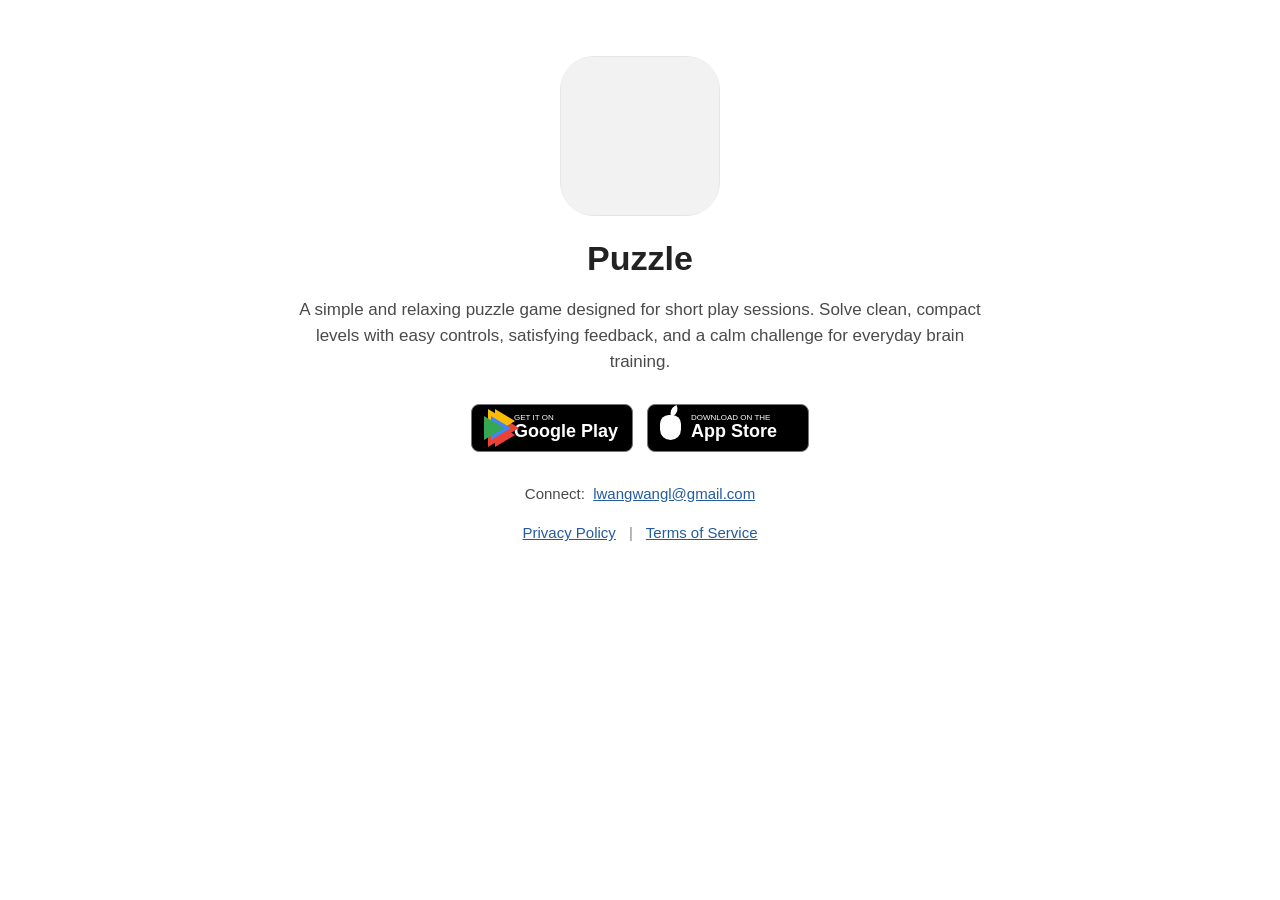
<file: puzzle/index.html>
<!doctype html>
<html lang="en">
<head>
  <meta charset="utf-8">
  <meta name="viewport" content="width=device-width, initial-scale=1">
  <title>Puzzle</title>
  <meta name="description" content="Puzzle is a casual puzzle game for quick and relaxing play sessions.">
  <link rel="stylesheet" href="./styles.css">
</head>
<body>
  <main class="home">
    <img class="app-icon" src="./icon-placeholder.svg" alt="Puzzle">

    <h1>Puzzle</h1>

    <p class="description">
      A simple and relaxing puzzle game designed for short play sessions. Solve clean,
      compact levels with easy controls, satisfying feedback, and a calm challenge for
      everyday brain training.
    </p>

    <div class="store-links" aria-label="Store links">
      <a class="store-badge google-play" href="https://play.google.com/store" target="_blank" rel="noopener" aria-label="Get it on Google Play">
        <span class="badge-mark" aria-hidden="true"></span>
        <span>
          <small>GET IT ON</small>
          <strong>Google Play</strong>
        </span>
      </a>
      <a class="store-badge app-store" href="https://apps.apple.com/" target="_blank" rel="noopener" aria-label="Download on the App Store">
        <span class="apple-mark" aria-hidden="true"></span>
        <span>
          <small>Download on the</small>
          <strong>App Store</strong>
        </span>
      </a>
    </div>

    <p class="contact">
      Connect:&nbsp;&nbsp;<a href="mailto:lwangwangl@gmail.com">lwangwangl@gmail.com</a>
    </p>

    <p class="legal-links">
      <a href="./policy.html">Privacy Policy</a>
      <span>|</span>
      <a href="./termsofservice.html">Terms of Service</a>
    </p>
  </main>
</body>
</html>
</file>
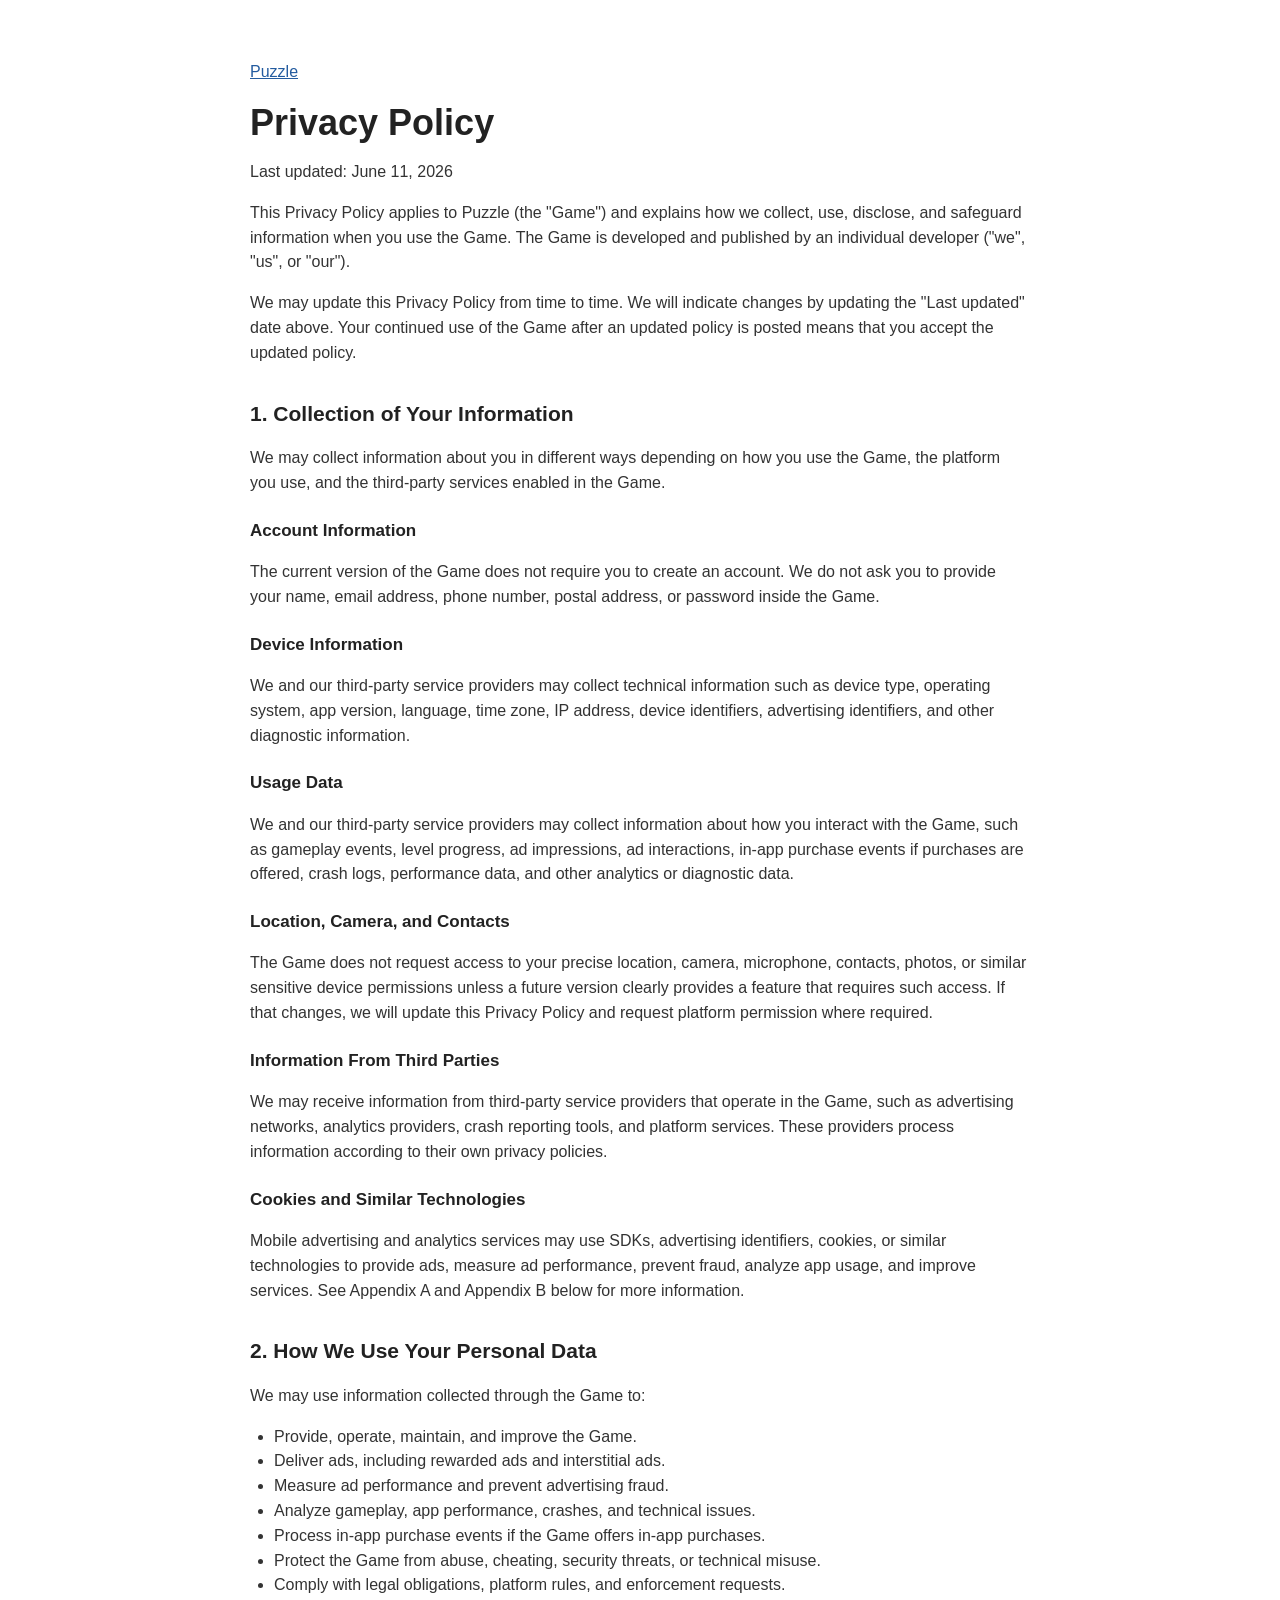
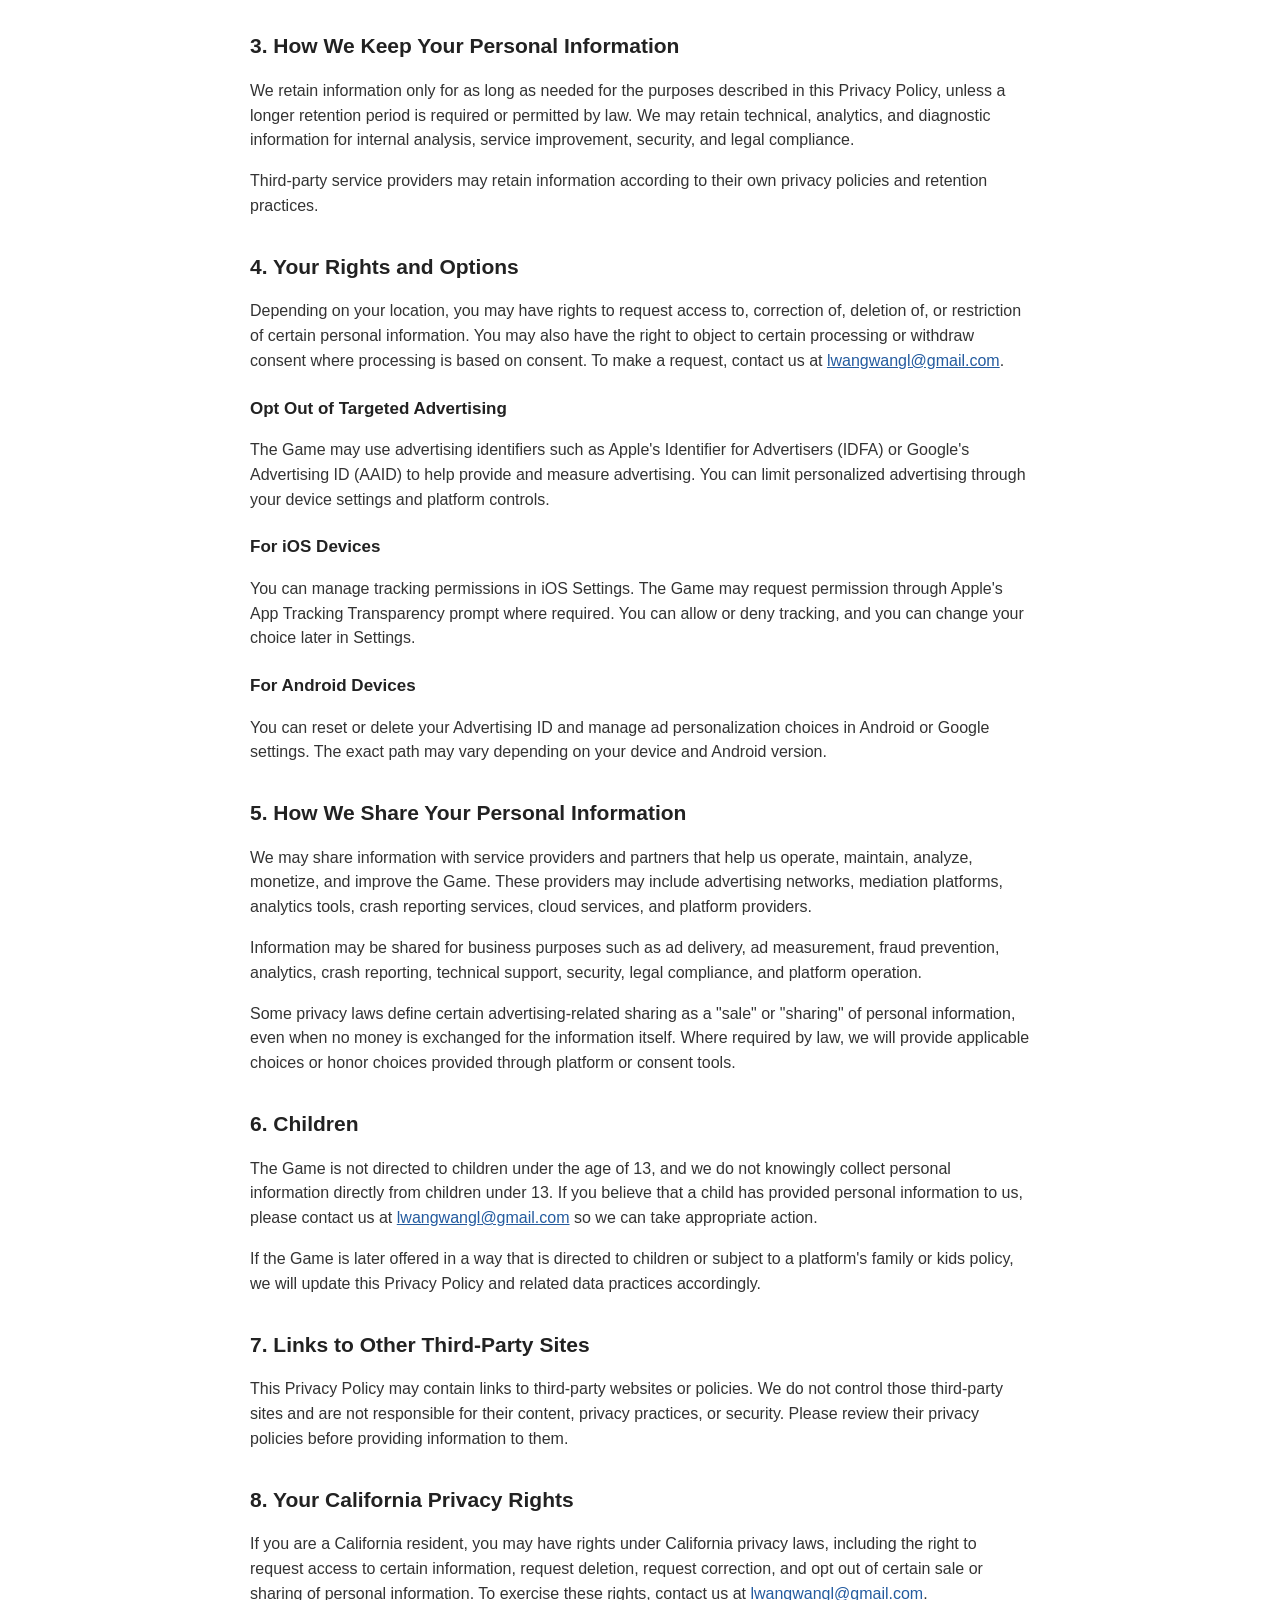
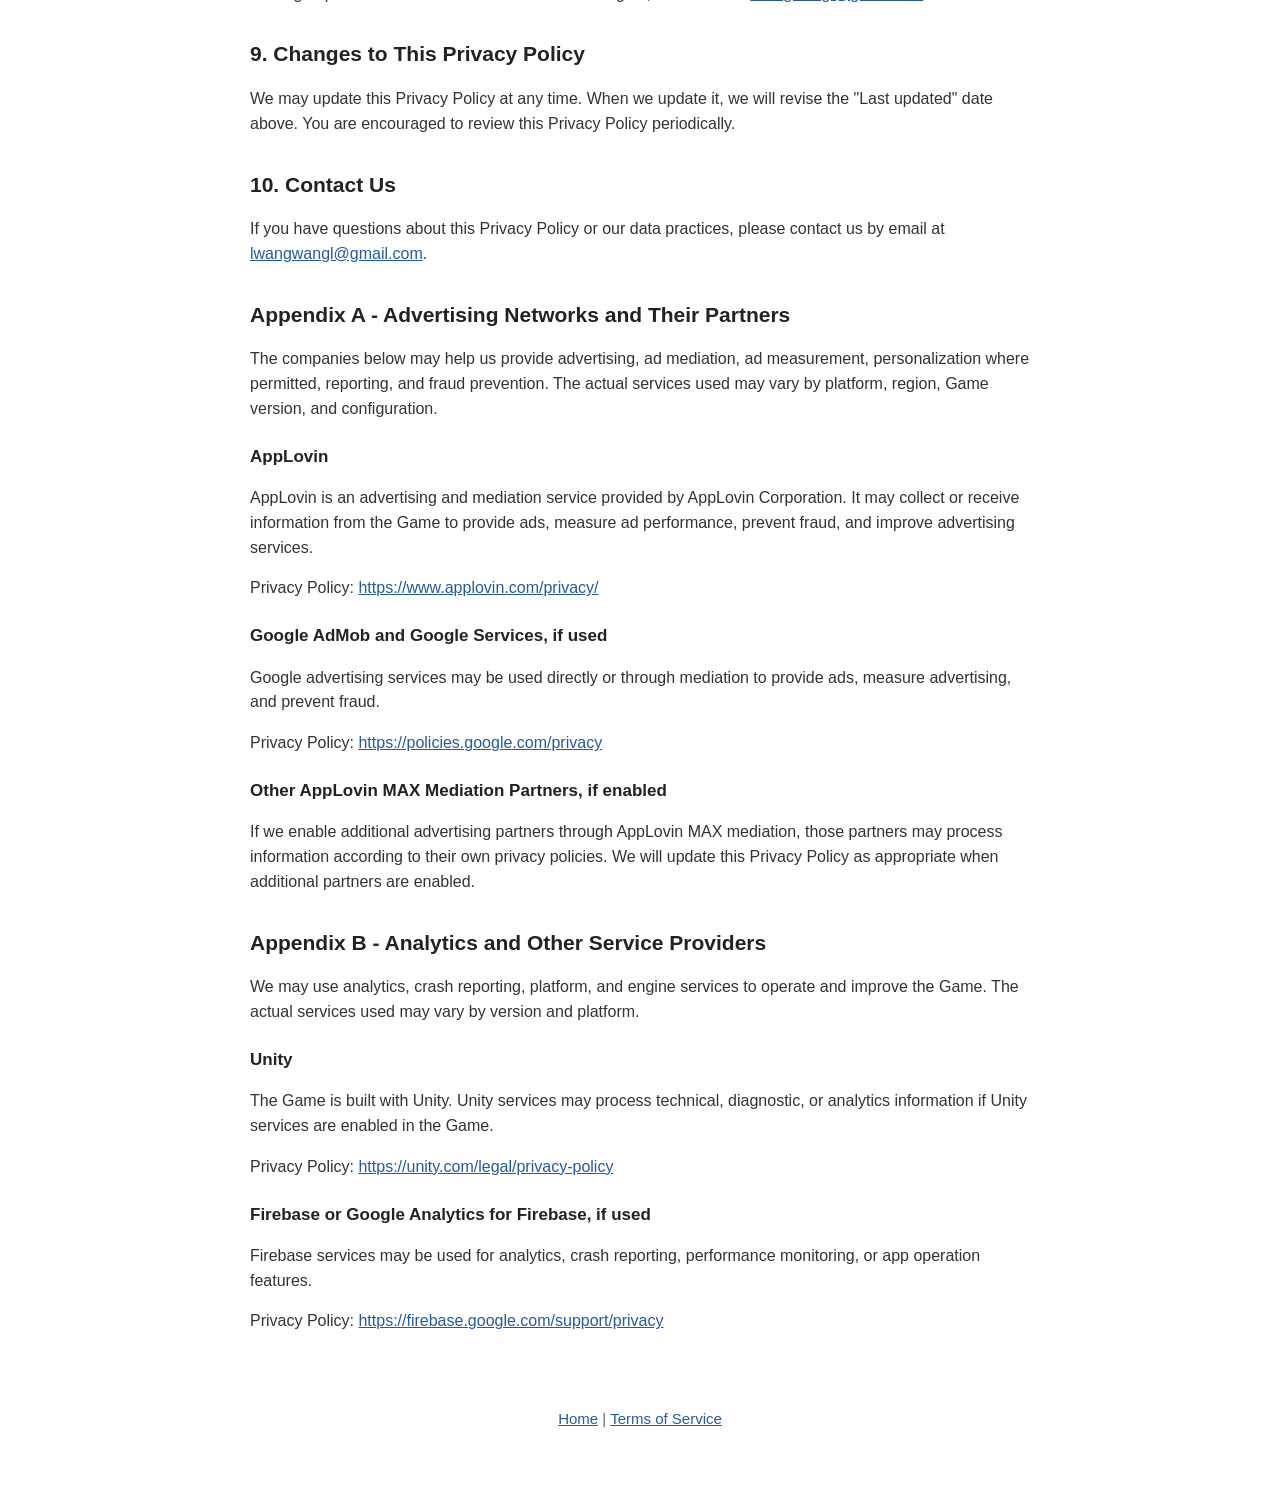
<file: puzzle/policy.html>
<!doctype html>
<html lang="en">
<head>
  <meta charset="utf-8">
  <meta name="viewport" content="width=device-width, initial-scale=1">
  <title>Privacy Policy - Puzzle</title>
  <meta name="description" content="Privacy Policy for Puzzle.">
  <link rel="stylesheet" href="./styles.css">
</head>
<body>
  <main class="page document">
    <p class="breadcrumb"><a href="./">Puzzle</a></p>
    <h1>Privacy Policy</h1>
    <p class="updated">Last updated: June 11, 2026</p>

    <p>
      This Privacy Policy applies to Puzzle (the "Game") and explains how we collect, use,
      disclose, and safeguard information when you use the Game. The Game is developed and
      published by an individual developer ("we", "us", or "our").
    </p>
    <p>
      We may update this Privacy Policy from time to time. We will indicate changes by updating
      the "Last updated" date above. Your continued use of the Game after an updated policy is
      posted means that you accept the updated policy.
    </p>

    <h2>1. Collection of Your Information</h2>
    <p>
      We may collect information about you in different ways depending on how you use the Game,
      the platform you use, and the third-party services enabled in the Game.
    </p>

    <h3>Account Information</h3>
    <p>
      The current version of the Game does not require you to create an account. We do not ask
      you to provide your name, email address, phone number, postal address, or password inside
      the Game.
    </p>

    <h3>Device Information</h3>
    <p>
      We and our third-party service providers may collect technical information such as device
      type, operating system, app version, language, time zone, IP address, device identifiers,
      advertising identifiers, and other diagnostic information.
    </p>

    <h3>Usage Data</h3>
    <p>
      We and our third-party service providers may collect information about how you interact
      with the Game, such as gameplay events, level progress, ad impressions, ad interactions,
      in-app purchase events if purchases are offered, crash logs, performance data, and other
      analytics or diagnostic data.
    </p>

    <h3>Location, Camera, and Contacts</h3>
    <p>
      The Game does not request access to your precise location, camera, microphone, contacts,
      photos, or similar sensitive device permissions unless a future version clearly provides
      a feature that requires such access. If that changes, we will update this Privacy Policy
      and request platform permission where required.
    </p>

    <h3>Information From Third Parties</h3>
    <p>
      We may receive information from third-party service providers that operate in the Game,
      such as advertising networks, analytics providers, crash reporting tools, and platform
      services. These providers process information according to their own privacy policies.
    </p>

    <h3>Cookies and Similar Technologies</h3>
    <p>
      Mobile advertising and analytics services may use SDKs, advertising identifiers, cookies,
      or similar technologies to provide ads, measure ad performance, prevent fraud, analyze
      app usage, and improve services. See Appendix A and Appendix B below for more information.
    </p>

    <h2>2. How We Use Your Personal Data</h2>
    <p>We may use information collected through the Game to:</p>
    <ul>
      <li>Provide, operate, maintain, and improve the Game.</li>
      <li>Deliver ads, including rewarded ads and interstitial ads.</li>
      <li>Measure ad performance and prevent advertising fraud.</li>
      <li>Analyze gameplay, app performance, crashes, and technical issues.</li>
      <li>Process in-app purchase events if the Game offers in-app purchases.</li>
      <li>Protect the Game from abuse, cheating, security threats, or technical misuse.</li>
      <li>Comply with legal obligations, platform rules, and enforcement requests.</li>
    </ul>

    <h2>3. How We Keep Your Personal Information</h2>
    <p>
      We retain information only for as long as needed for the purposes described in this
      Privacy Policy, unless a longer retention period is required or permitted by law. We may
      retain technical, analytics, and diagnostic information for internal analysis, service
      improvement, security, and legal compliance.
    </p>
    <p>
      Third-party service providers may retain information according to their own privacy
      policies and retention practices.
    </p>

    <h2>4. Your Rights and Options</h2>
    <p>
      Depending on your location, you may have rights to request access to, correction of,
      deletion of, or restriction of certain personal information. You may also have the right
      to object to certain processing or withdraw consent where processing is based on consent.
      To make a request, contact us at
      <a href="mailto:lwangwangl@gmail.com">lwangwangl@gmail.com</a>.
    </p>

    <h3>Opt Out of Targeted Advertising</h3>
    <p>
      The Game may use advertising identifiers such as Apple's Identifier for Advertisers
      (IDFA) or Google's Advertising ID (AAID) to help provide and measure advertising. You can
      limit personalized advertising through your device settings and platform controls.
    </p>

    <h3>For iOS Devices</h3>
    <p>
      You can manage tracking permissions in iOS Settings. The Game may request permission
      through Apple's App Tracking Transparency prompt where required. You can allow or deny
      tracking, and you can change your choice later in Settings.
    </p>

    <h3>For Android Devices</h3>
    <p>
      You can reset or delete your Advertising ID and manage ad personalization choices in
      Android or Google settings. The exact path may vary depending on your device and Android
      version.
    </p>

    <h2>5. How We Share Your Personal Information</h2>
    <p>
      We may share information with service providers and partners that help us operate,
      maintain, analyze, monetize, and improve the Game. These providers may include advertising
      networks, mediation platforms, analytics tools, crash reporting services, cloud services,
      and platform providers.
    </p>
    <p>
      Information may be shared for business purposes such as ad delivery, ad measurement,
      fraud prevention, analytics, crash reporting, technical support, security, legal
      compliance, and platform operation.
    </p>
    <p>
      Some privacy laws define certain advertising-related sharing as a "sale" or "sharing" of
      personal information, even when no money is exchanged for the information itself. Where
      required by law, we will provide applicable choices or honor choices provided through
      platform or consent tools.
    </p>

    <h2>6. Children</h2>
    <p>
      The Game is not directed to children under the age of 13, and we do not knowingly collect
      personal information directly from children under 13. If you believe that a child has
      provided personal information to us, please contact us at
      <a href="mailto:lwangwangl@gmail.com">lwangwangl@gmail.com</a> so we can take appropriate
      action.
    </p>
    <p>
      If the Game is later offered in a way that is directed to children or subject to a
      platform's family or kids policy, we will update this Privacy Policy and related data
      practices accordingly.
    </p>

    <h2>7. Links to Other Third-Party Sites</h2>
    <p>
      This Privacy Policy may contain links to third-party websites or policies. We do not
      control those third-party sites and are not responsible for their content, privacy
      practices, or security. Please review their privacy policies before providing information
      to them.
    </p>

    <h2>8. Your California Privacy Rights</h2>
    <p>
      If you are a California resident, you may have rights under California privacy laws,
      including the right to request access to certain information, request deletion, request
      correction, and opt out of certain sale or sharing of personal information. To exercise
      these rights, contact us at
      <a href="mailto:lwangwangl@gmail.com">lwangwangl@gmail.com</a>.
    </p>

    <h2>9. Changes to This Privacy Policy</h2>
    <p>
      We may update this Privacy Policy at any time. When we update it, we will revise the
      "Last updated" date above. You are encouraged to review this Privacy Policy periodically.
    </p>

    <h2>10. Contact Us</h2>
    <p>
      If you have questions about this Privacy Policy or our data practices, please contact us
      by email at <a href="mailto:lwangwangl@gmail.com">lwangwangl@gmail.com</a>.
    </p>

    <h2>Appendix A - Advertising Networks and Their Partners</h2>
    <p>
      The companies below may help us provide advertising, ad mediation, ad measurement,
      personalization where permitted, reporting, and fraud prevention. The actual services used
      may vary by platform, region, Game version, and configuration.
    </p>

    <h3>AppLovin</h3>
    <p>
      AppLovin is an advertising and mediation service provided by AppLovin Corporation. It may
      collect or receive information from the Game to provide ads, measure ad performance,
      prevent fraud, and improve advertising services.
    </p>
    <p>
      Privacy Policy:
      <a href="https://www.applovin.com/privacy/" rel="noopener">https://www.applovin.com/privacy/</a>
    </p>

    <h3>Google AdMob and Google Services, if used</h3>
    <p>
      Google advertising services may be used directly or through mediation to provide ads,
      measure advertising, and prevent fraud.
    </p>
    <p>
      Privacy Policy:
      <a href="https://policies.google.com/privacy" rel="noopener">https://policies.google.com/privacy</a>
    </p>

    <h3>Other AppLovin MAX Mediation Partners, if enabled</h3>
    <p>
      If we enable additional advertising partners through AppLovin MAX mediation, those
      partners may process information according to their own privacy policies. We will update
      this Privacy Policy as appropriate when additional partners are enabled.
    </p>

    <h2>Appendix B - Analytics and Other Service Providers</h2>
    <p>
      We may use analytics, crash reporting, platform, and engine services to operate and
      improve the Game. The actual services used may vary by version and platform.
    </p>

    <h3>Unity</h3>
    <p>
      The Game is built with Unity. Unity services may process technical, diagnostic, or
      analytics information if Unity services are enabled in the Game.
    </p>
    <p>
      Privacy Policy:
      <a href="https://unity.com/legal/privacy-policy" rel="noopener">https://unity.com/legal/privacy-policy</a>
    </p>

    <h3>Firebase or Google Analytics for Firebase, if used</h3>
    <p>
      Firebase services may be used for analytics, crash reporting, performance monitoring, or
      app operation features.
    </p>
    <p>
      Privacy Policy:
      <a href="https://firebase.google.com/support/privacy" rel="noopener">https://firebase.google.com/support/privacy</a>
    </p>
  </main>

  <footer class="footer">
    <p><a href="./">Home</a> <span aria-hidden="true">|</span> <a href="./termsofservice.html">Terms of Service</a></p>
  </footer>
</body>
</html>
</file>
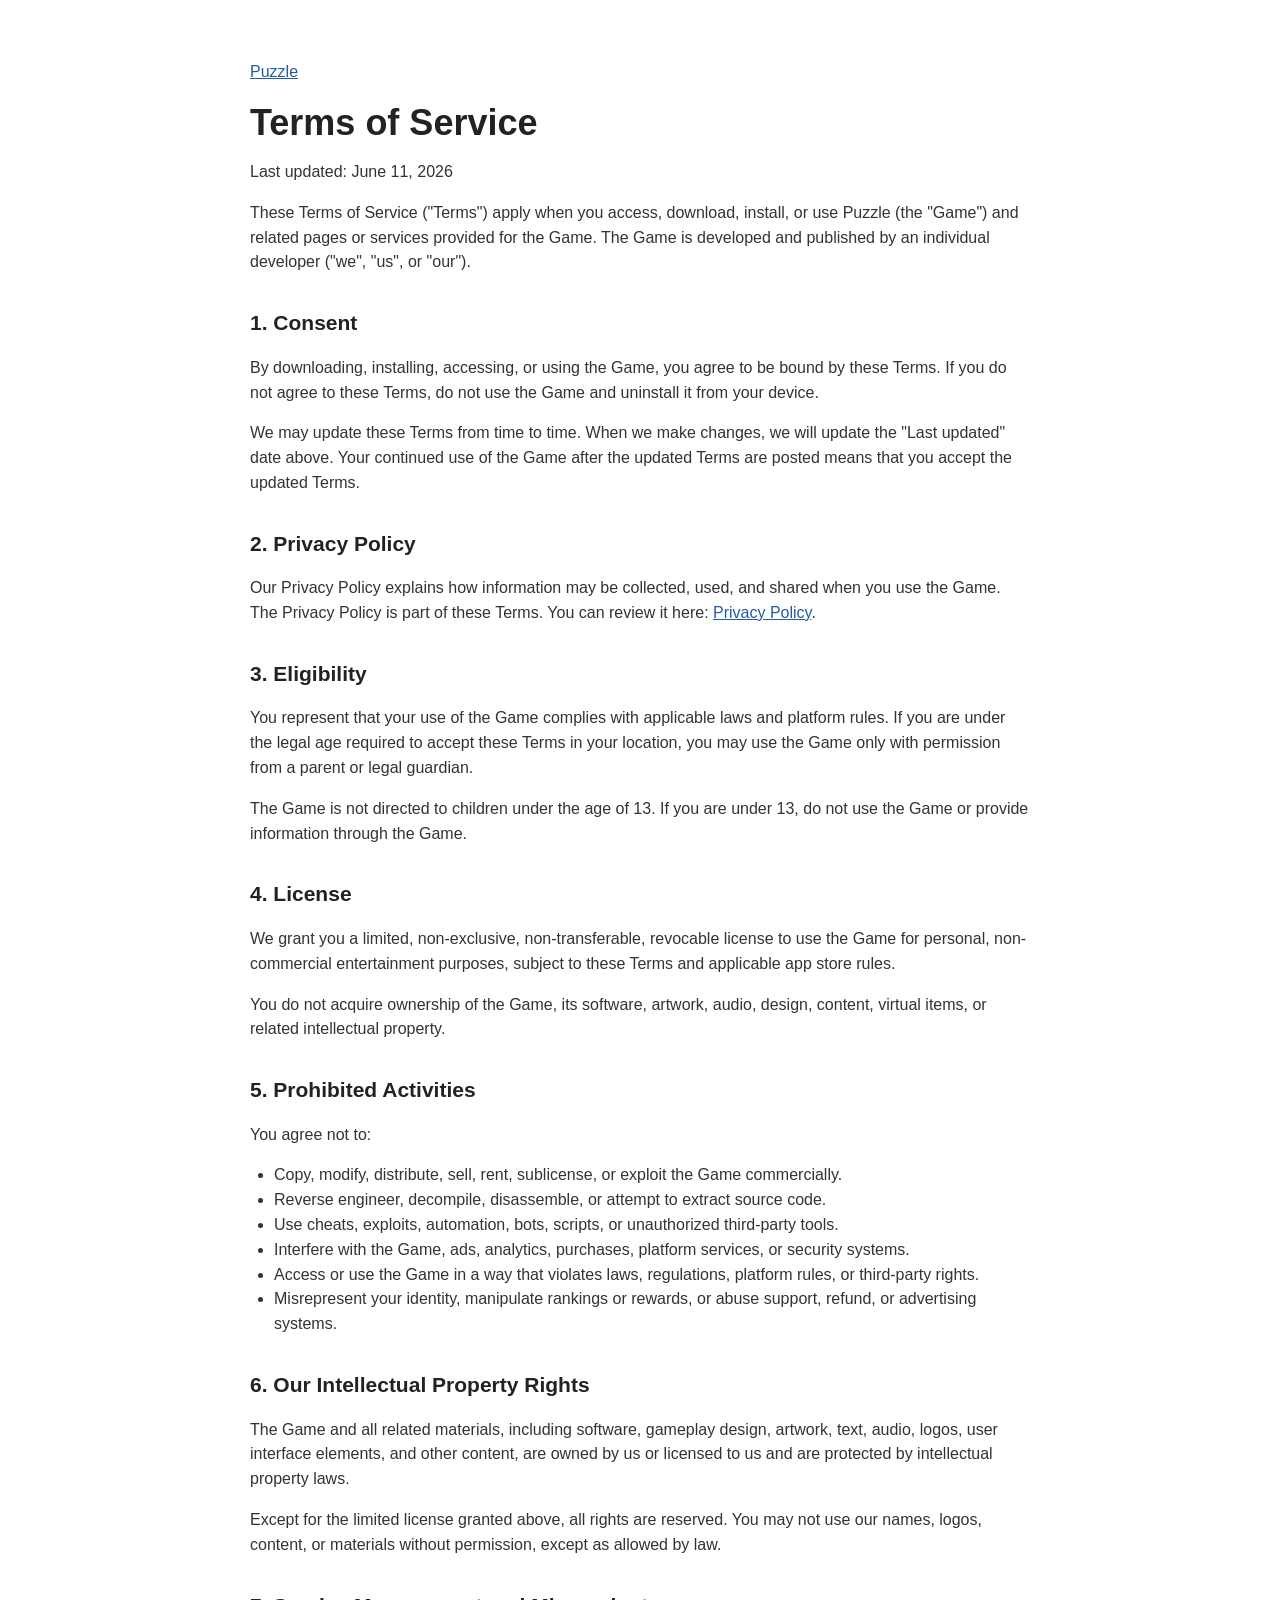
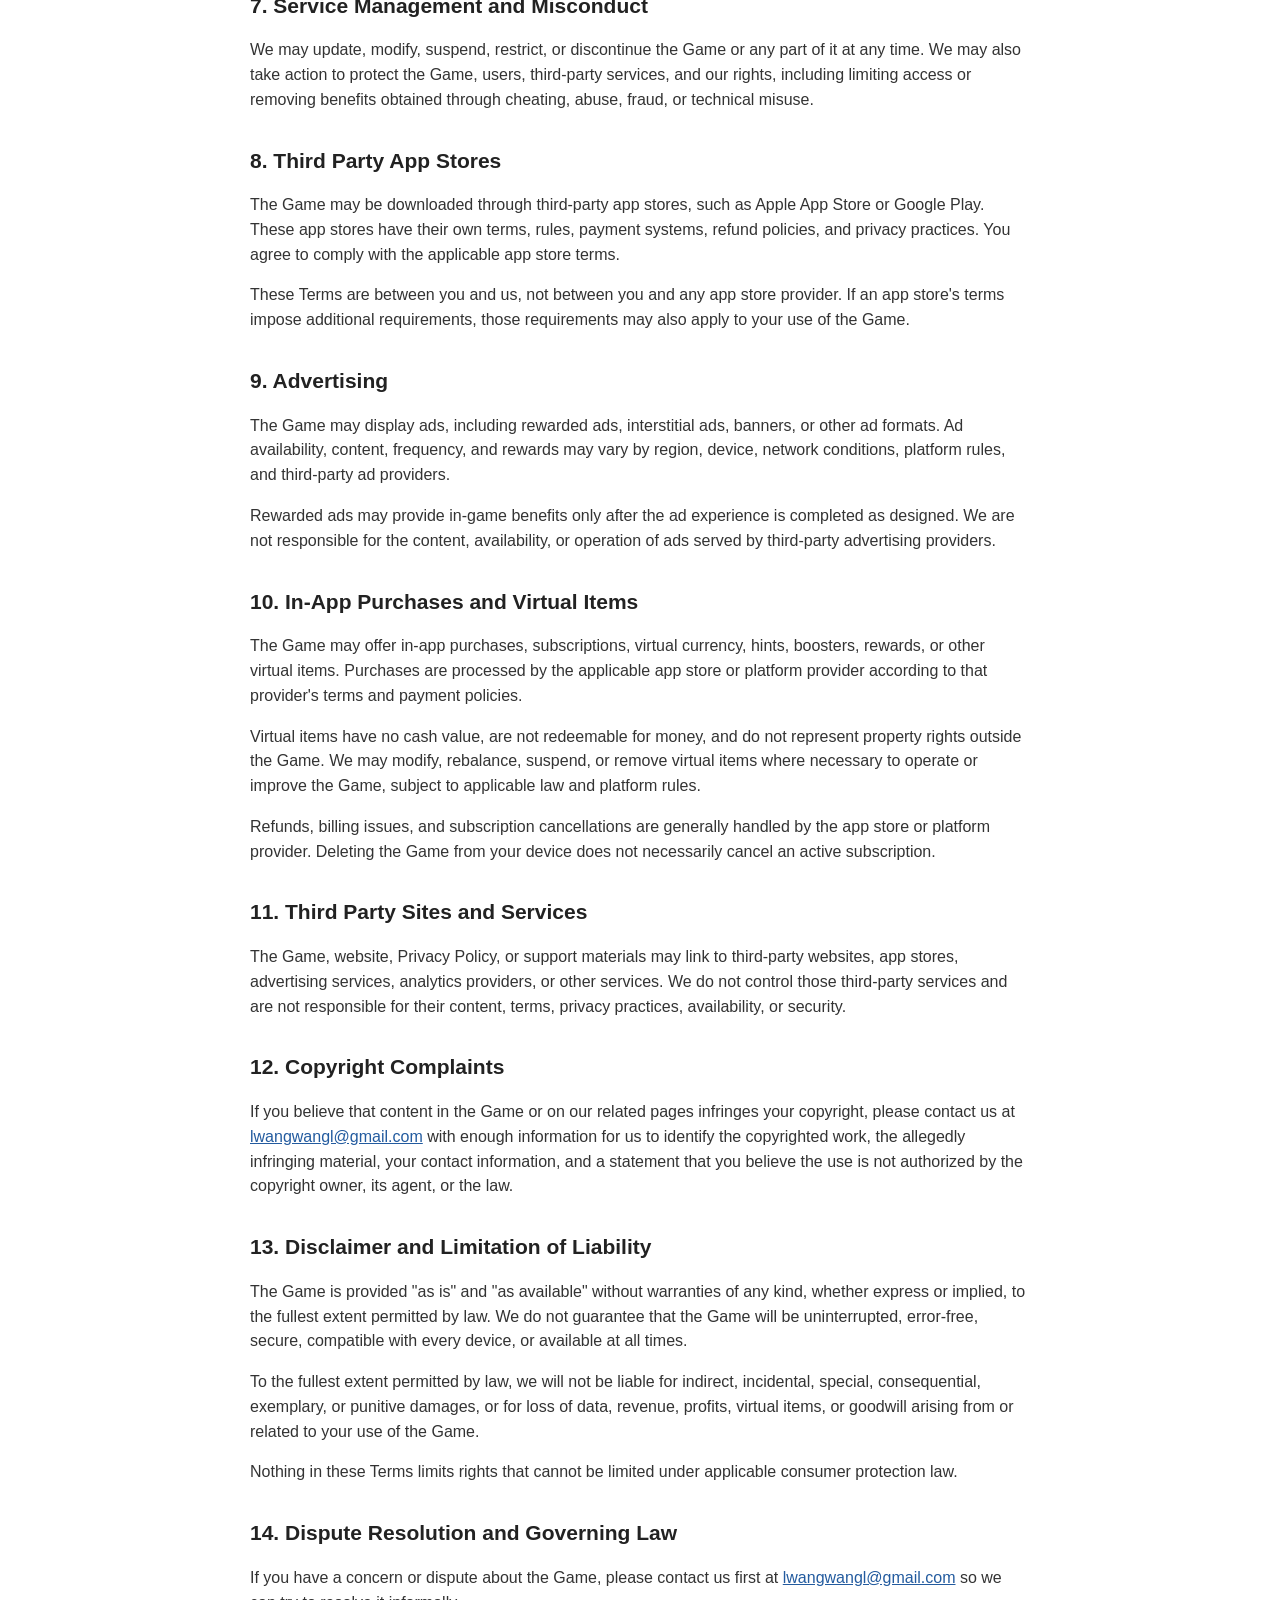
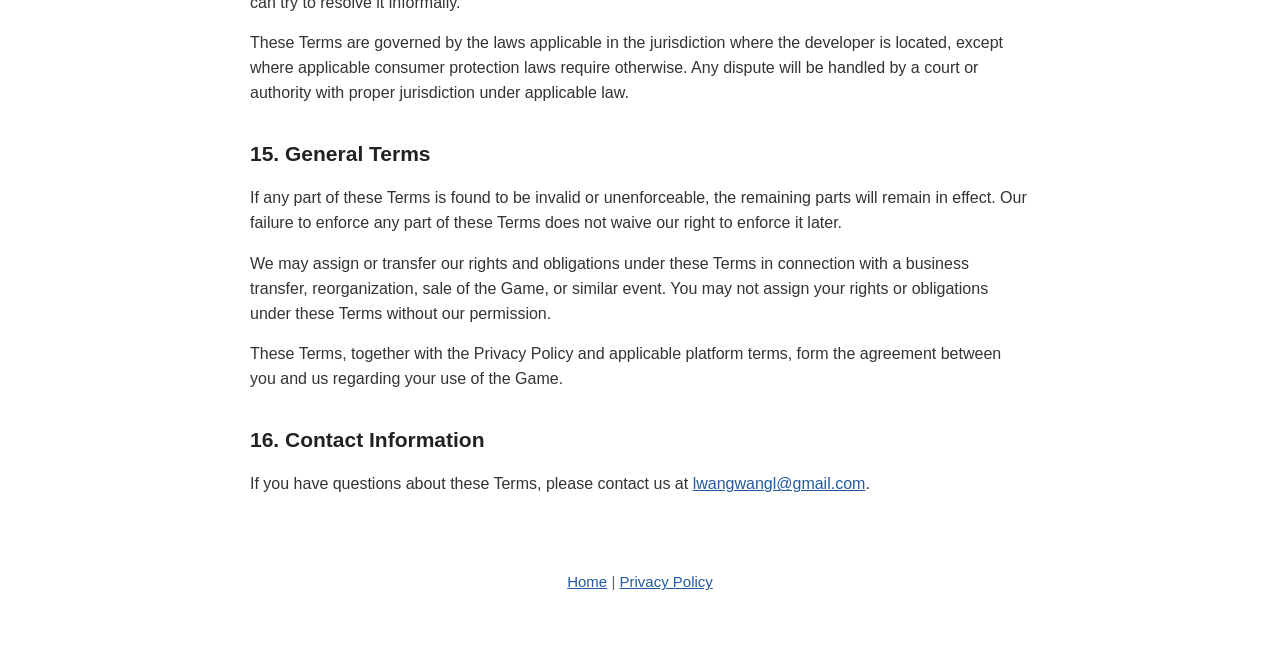
<file: puzzle/termsofservice.html>
<!doctype html>
<html lang="en">
<head>
  <meta charset="utf-8">
  <meta name="viewport" content="width=device-width, initial-scale=1">
  <title>Terms of Service - Puzzle</title>
  <meta name="description" content="Terms of Service for Puzzle.">
  <link rel="stylesheet" href="./styles.css">
</head>
<body>
  <main class="page document">
    <p class="breadcrumb"><a href="./">Puzzle</a></p>
    <h1>Terms of Service</h1>
    <p class="updated">Last updated: June 11, 2026</p>

    <p>
      These Terms of Service ("Terms") apply when you access, download, install, or use Puzzle
      (the "Game") and related pages or services provided for the Game. The Game is developed
      and published by an individual developer ("we", "us", or "our").
    </p>

    <h2>1. Consent</h2>
    <p>
      By downloading, installing, accessing, or using the Game, you agree to be bound by these
      Terms. If you do not agree to these Terms, do not use the Game and uninstall it from your
      device.
    </p>
    <p>
      We may update these Terms from time to time. When we make changes, we will update the
      "Last updated" date above. Your continued use of the Game after the updated Terms are
      posted means that you accept the updated Terms.
    </p>

    <h2>2. Privacy Policy</h2>
    <p>
      Our Privacy Policy explains how information may be collected, used, and shared when you
      use the Game. The Privacy Policy is part of these Terms. You can review it here:
      <a href="./policy.html">Privacy Policy</a>.
    </p>

    <h2>3. Eligibility</h2>
    <p>
      You represent that your use of the Game complies with applicable laws and platform rules.
      If you are under the legal age required to accept these Terms in your location, you may
      use the Game only with permission from a parent or legal guardian.
    </p>
    <p>
      The Game is not directed to children under the age of 13. If you are under 13, do not use
      the Game or provide information through the Game.
    </p>

    <h2>4. License</h2>
    <p>
      We grant you a limited, non-exclusive, non-transferable, revocable license to use the Game
      for personal, non-commercial entertainment purposes, subject to these Terms and applicable
      app store rules.
    </p>
    <p>
      You do not acquire ownership of the Game, its software, artwork, audio, design, content,
      virtual items, or related intellectual property.
    </p>

    <h2>5. Prohibited Activities</h2>
    <p>You agree not to:</p>
    <ul>
      <li>Copy, modify, distribute, sell, rent, sublicense, or exploit the Game commercially.</li>
      <li>Reverse engineer, decompile, disassemble, or attempt to extract source code.</li>
      <li>Use cheats, exploits, automation, bots, scripts, or unauthorized third-party tools.</li>
      <li>Interfere with the Game, ads, analytics, purchases, platform services, or security systems.</li>
      <li>Access or use the Game in a way that violates laws, regulations, platform rules, or third-party rights.</li>
      <li>Misrepresent your identity, manipulate rankings or rewards, or abuse support, refund, or advertising systems.</li>
    </ul>

    <h2>6. Our Intellectual Property Rights</h2>
    <p>
      The Game and all related materials, including software, gameplay design, artwork, text,
      audio, logos, user interface elements, and other content, are owned by us or licensed to
      us and are protected by intellectual property laws.
    </p>
    <p>
      Except for the limited license granted above, all rights are reserved. You may not use our
      names, logos, content, or materials without permission, except as allowed by law.
    </p>

    <h2>7. Service Management and Misconduct</h2>
    <p>
      We may update, modify, suspend, restrict, or discontinue the Game or any part of it at any
      time. We may also take action to protect the Game, users, third-party services, and our
      rights, including limiting access or removing benefits obtained through cheating, abuse,
      fraud, or technical misuse.
    </p>

    <h2>8. Third Party App Stores</h2>
    <p>
      The Game may be downloaded through third-party app stores, such as Apple App Store or
      Google Play. These app stores have their own terms, rules, payment systems, refund
      policies, and privacy practices. You agree to comply with the applicable app store terms.
    </p>
    <p>
      These Terms are between you and us, not between you and any app store provider. If an app
      store's terms impose additional requirements, those requirements may also apply to your
      use of the Game.
    </p>

    <h2>9. Advertising</h2>
    <p>
      The Game may display ads, including rewarded ads, interstitial ads, banners, or other ad
      formats. Ad availability, content, frequency, and rewards may vary by region, device,
      network conditions, platform rules, and third-party ad providers.
    </p>
    <p>
      Rewarded ads may provide in-game benefits only after the ad experience is completed as
      designed. We are not responsible for the content, availability, or operation of ads served
      by third-party advertising providers.
    </p>

    <h2>10. In-App Purchases and Virtual Items</h2>
    <p>
      The Game may offer in-app purchases, subscriptions, virtual currency, hints, boosters,
      rewards, or other virtual items. Purchases are processed by the applicable app store or
      platform provider according to that provider's terms and payment policies.
    </p>
    <p>
      Virtual items have no cash value, are not redeemable for money, and do not represent
      property rights outside the Game. We may modify, rebalance, suspend, or remove virtual
      items where necessary to operate or improve the Game, subject to applicable law and
      platform rules.
    </p>
    <p>
      Refunds, billing issues, and subscription cancellations are generally handled by the app
      store or platform provider. Deleting the Game from your device does not necessarily cancel
      an active subscription.
    </p>

    <h2>11. Third Party Sites and Services</h2>
    <p>
      The Game, website, Privacy Policy, or support materials may link to third-party websites,
      app stores, advertising services, analytics providers, or other services. We do not
      control those third-party services and are not responsible for their content, terms,
      privacy practices, availability, or security.
    </p>

    <h2>12. Copyright Complaints</h2>
    <p>
      If you believe that content in the Game or on our related pages infringes your copyright,
      please contact us at <a href="mailto:lwangwangl@gmail.com">lwangwangl@gmail.com</a> with
      enough information for us to identify the copyrighted work, the allegedly infringing
      material, your contact information, and a statement that you believe the use is not
      authorized by the copyright owner, its agent, or the law.
    </p>

    <h2>13. Disclaimer and Limitation of Liability</h2>
    <p>
      The Game is provided "as is" and "as available" without warranties of any kind, whether
      express or implied, to the fullest extent permitted by law. We do not guarantee that the
      Game will be uninterrupted, error-free, secure, compatible with every device, or available
      at all times.
    </p>
    <p>
      To the fullest extent permitted by law, we will not be liable for indirect, incidental,
      special, consequential, exemplary, or punitive damages, or for loss of data, revenue,
      profits, virtual items, or goodwill arising from or related to your use of the Game.
    </p>
    <p>
      Nothing in these Terms limits rights that cannot be limited under applicable consumer
      protection law.
    </p>

    <h2>14. Dispute Resolution and Governing Law</h2>
    <p>
      If you have a concern or dispute about the Game, please contact us first at
      <a href="mailto:lwangwangl@gmail.com">lwangwangl@gmail.com</a> so we can try to resolve it
      informally.
    </p>
    <p>
      These Terms are governed by the laws applicable in the jurisdiction where the developer is
      located, except where applicable consumer protection laws require otherwise. Any dispute
      will be handled by a court or authority with proper jurisdiction under applicable law.
    </p>

    <h2>15. General Terms</h2>
    <p>
      If any part of these Terms is found to be invalid or unenforceable, the remaining parts
      will remain in effect. Our failure to enforce any part of these Terms does not waive our
      right to enforce it later.
    </p>
    <p>
      We may assign or transfer our rights and obligations under these Terms in connection with
      a business transfer, reorganization, sale of the Game, or similar event. You may not
      assign your rights or obligations under these Terms without our permission.
    </p>
    <p>
      These Terms, together with the Privacy Policy and applicable platform terms, form the
      agreement between you and us regarding your use of the Game.
    </p>

    <h2>16. Contact Information</h2>
    <p>
      If you have questions about these Terms, please contact us at
      <a href="mailto:lwangwangl@gmail.com">lwangwangl@gmail.com</a>.
    </p>
  </main>

  <footer class="footer">
    <p><a href="./">Home</a> <span aria-hidden="true">|</span> <a href="./policy.html">Privacy Policy</a></p>
  </footer>
</body>
</html>
</file>
<file: puzzle/styles.css>
:root {
  color-scheme: light;
  --text: #222222;
  --muted: #4a4a4a;
  --link: #235b9f;
  --line: #e4e4e4;
}

* {
  box-sizing: border-box;
}

body {
  margin: 0;
  min-height: 100vh;
  background: #ffffff;
  color: var(--text);
  font-family: -apple-system, BlinkMacSystemFont, "Segoe UI", Arial, sans-serif;
  line-height: 1.55;
}

a {
  color: var(--link);
}

.home {
  width: min(760px, calc(100% - 32px));
  margin: 0 auto;
  padding: 56px 0 42px;
  text-align: center;
}

.app-icon {
  display: block;
  width: 160px;
  height: 160px;
  margin: 0 auto 22px;
  border-radius: 34px;
}

h1 {
  margin: 0 0 18px;
  font-size: 34px;
  font-weight: 700;
  line-height: 1.2;
  letter-spacing: 0;
}

.description {
  max-width: 690px;
  margin: 0 auto 28px;
  color: var(--muted);
  font-size: 17px;
}

.store-links {
  display: flex;
  justify-content: center;
  align-items: center;
  gap: 14px;
  margin: 24px 0 30px;
  flex-wrap: wrap;
}

.store-badge {
  display: inline-flex;
  align-items: center;
  gap: 10px;
  width: 162px;
  height: 48px;
  padding: 7px 12px;
  border: 1px solid #777777;
  border-radius: 8px;
  background: #000000;
  color: #ffffff;
  text-align: left;
  text-decoration: none;
}

.store-badge small {
  display: block;
  font-size: 8px;
  line-height: 1.1;
  letter-spacing: 0;
  text-transform: uppercase;
}

.store-badge strong {
  display: block;
  font-size: 18px;
  line-height: 1.1;
  font-weight: 600;
  letter-spacing: 0;
}

.badge-mark {
  width: 0;
  height: 0;
  border-top: 12px solid transparent;
  border-bottom: 12px solid transparent;
  border-left: 20px solid #34a853;
  filter: drop-shadow(7px 0 0 #4285f4) drop-shadow(4px -7px 0 #fbbc05) drop-shadow(4px 7px 0 #ea4335);
}

.apple-mark {
  position: relative;
  width: 21px;
  height: 25px;
  border-radius: 10px 10px 12px 12px;
  background: #ffffff;
}

.apple-mark::before {
  content: "";
  position: absolute;
  top: -8px;
  right: 2px;
  width: 10px;
  height: 8px;
  border-radius: 10px 0;
  background: #ffffff;
  transform: rotate(-28deg);
}

.contact,
.legal-links {
  margin: 16px 0 0;
  color: var(--muted);
  font-size: 15px;
}

.legal-links span {
  display: inline-block;
  margin: 0 9px;
  color: #888888;
}

.page {
  width: min(780px, calc(100% - 32px));
  margin: 0 auto;
  padding: 44px 0 24px;
}

.document h1 {
  margin: 0;
  font-size: 36px;
  line-height: 1.2;
}

.document h2 {
  margin: 32px 0 8px;
  font-size: 21px;
}

.document h3 {
  margin: 22px 0 6px;
  font-size: 17px;
}

.document p,
.document li {
  color: #333333;
}

.document ul {
  padding-left: 24px;
}

.updated,
.breadcrumb,
.footer {
  color: #666666;
}

.footer {
  width: min(780px, calc(100% - 32px));
  margin: 0 auto;
  padding: 18px 0 42px;
  text-align: center;
  font-size: 15px;
}

@media (max-width: 520px) {
  .home {
    padding-top: 38px;
  }

  .app-icon {
    width: 132px;
    height: 132px;
    border-radius: 28px;
  }

  h1 {
    font-size: 30px;
  }

  .description {
    font-size: 16px;
  }
}
</file>
